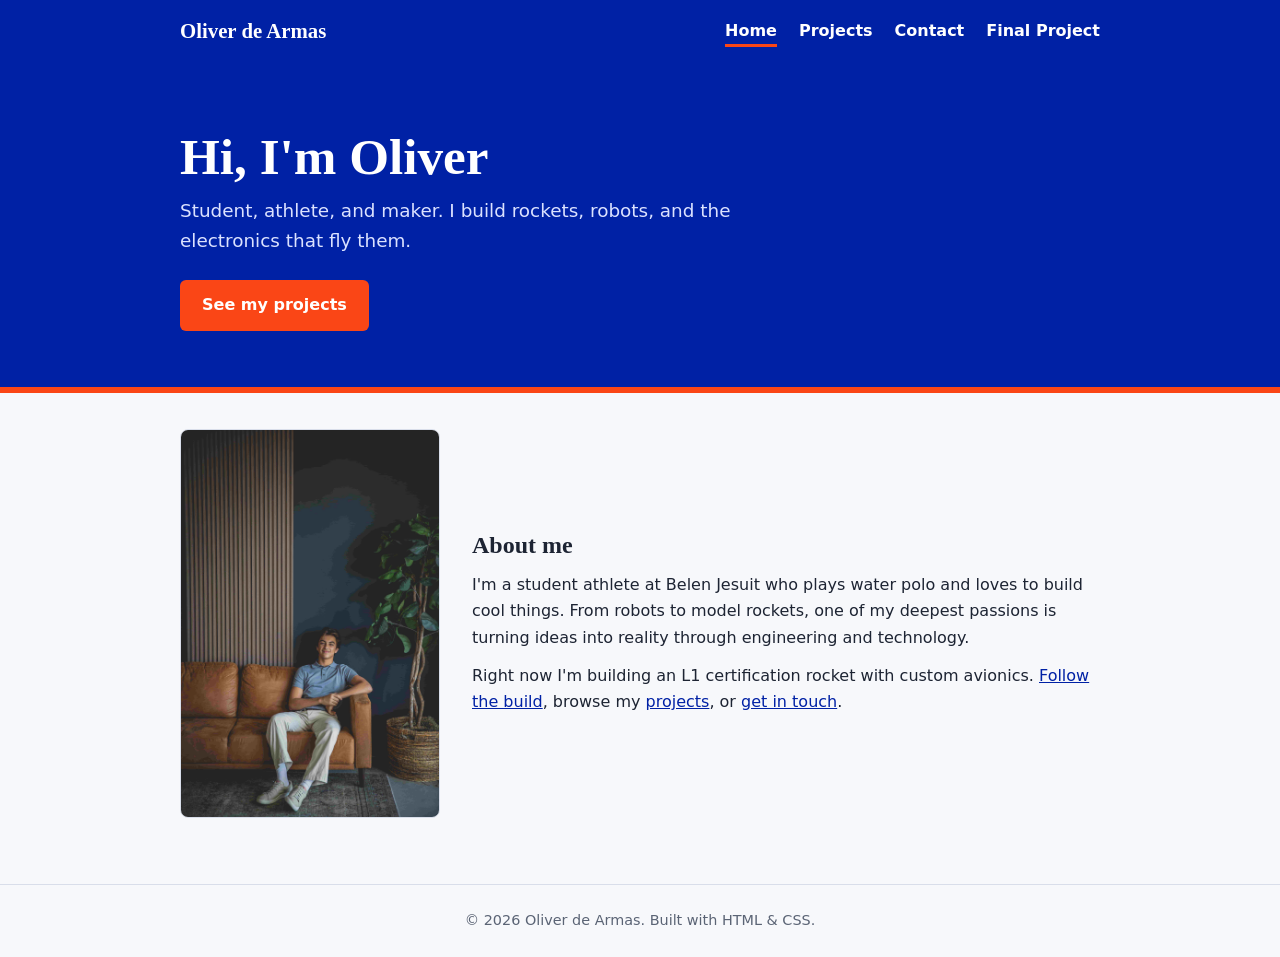
<file: index.html>
<!DOCTYPE html>
<html lang="en">
<head>
<meta charset="UTF-8">
<meta name="viewport" content="width=device-width, initial-scale=1.0">
<title>Home | Oliver de Armas</title>
<link rel="stylesheet" href="css/style.css">
</head>
<body>
<header class="site-header"><div class="container">
<a href="index.html" class="site-title">Oliver de Armas</a>
<button class="menu-toggle" aria-label="Toggle menu"><span></span><span></span><span></span></button>
<ul class="nav-menu">
<li><a href="index.html" class="active">Home</a></li>
<li><a href="projects.html">Projects</a></li>
<li><a href="contact.html">Contact</a></li>
<li><a href="finalproject.html">Final Project</a></li>
</ul>
</div></header>
<main>
<section class="hero"><div class="container">
<h1>Hi, I'm Oliver</h1>
<p>Student, athlete, and maker. I build rockets, robots, and the electronics that fly them.</p>
<a href="projects.html" class="button">See my projects</a>
</div></section>
<section><div class="container about">
<img src="assets/images/home/profggile.jpg" alt="Photo of Oliver de Armas">
<div>
<h2>About me</h2>
<p>I'm a student athlete at Belen Jesuit who plays water polo and loves to build cool things. From robots to model rockets, one of my deepest passions is turning ideas into reality through engineering and technology.</p>
<p>Right now I'm building an L1 certification rocket with custom avionics. <a href="finalproject.html">Follow the build</a>, browse my <a href="projects.html">projects</a>, or <a href="contact.html">get in touch</a>.</p>
</div>
</div></section>
</main>
<footer class="site-footer"><div class="container"><p>&copy; 2026 Oliver de Armas. Built with HTML &amp; CSS.</p></div></footer>
<script src="js/script.js"></script>
</body>
</html>
</file>
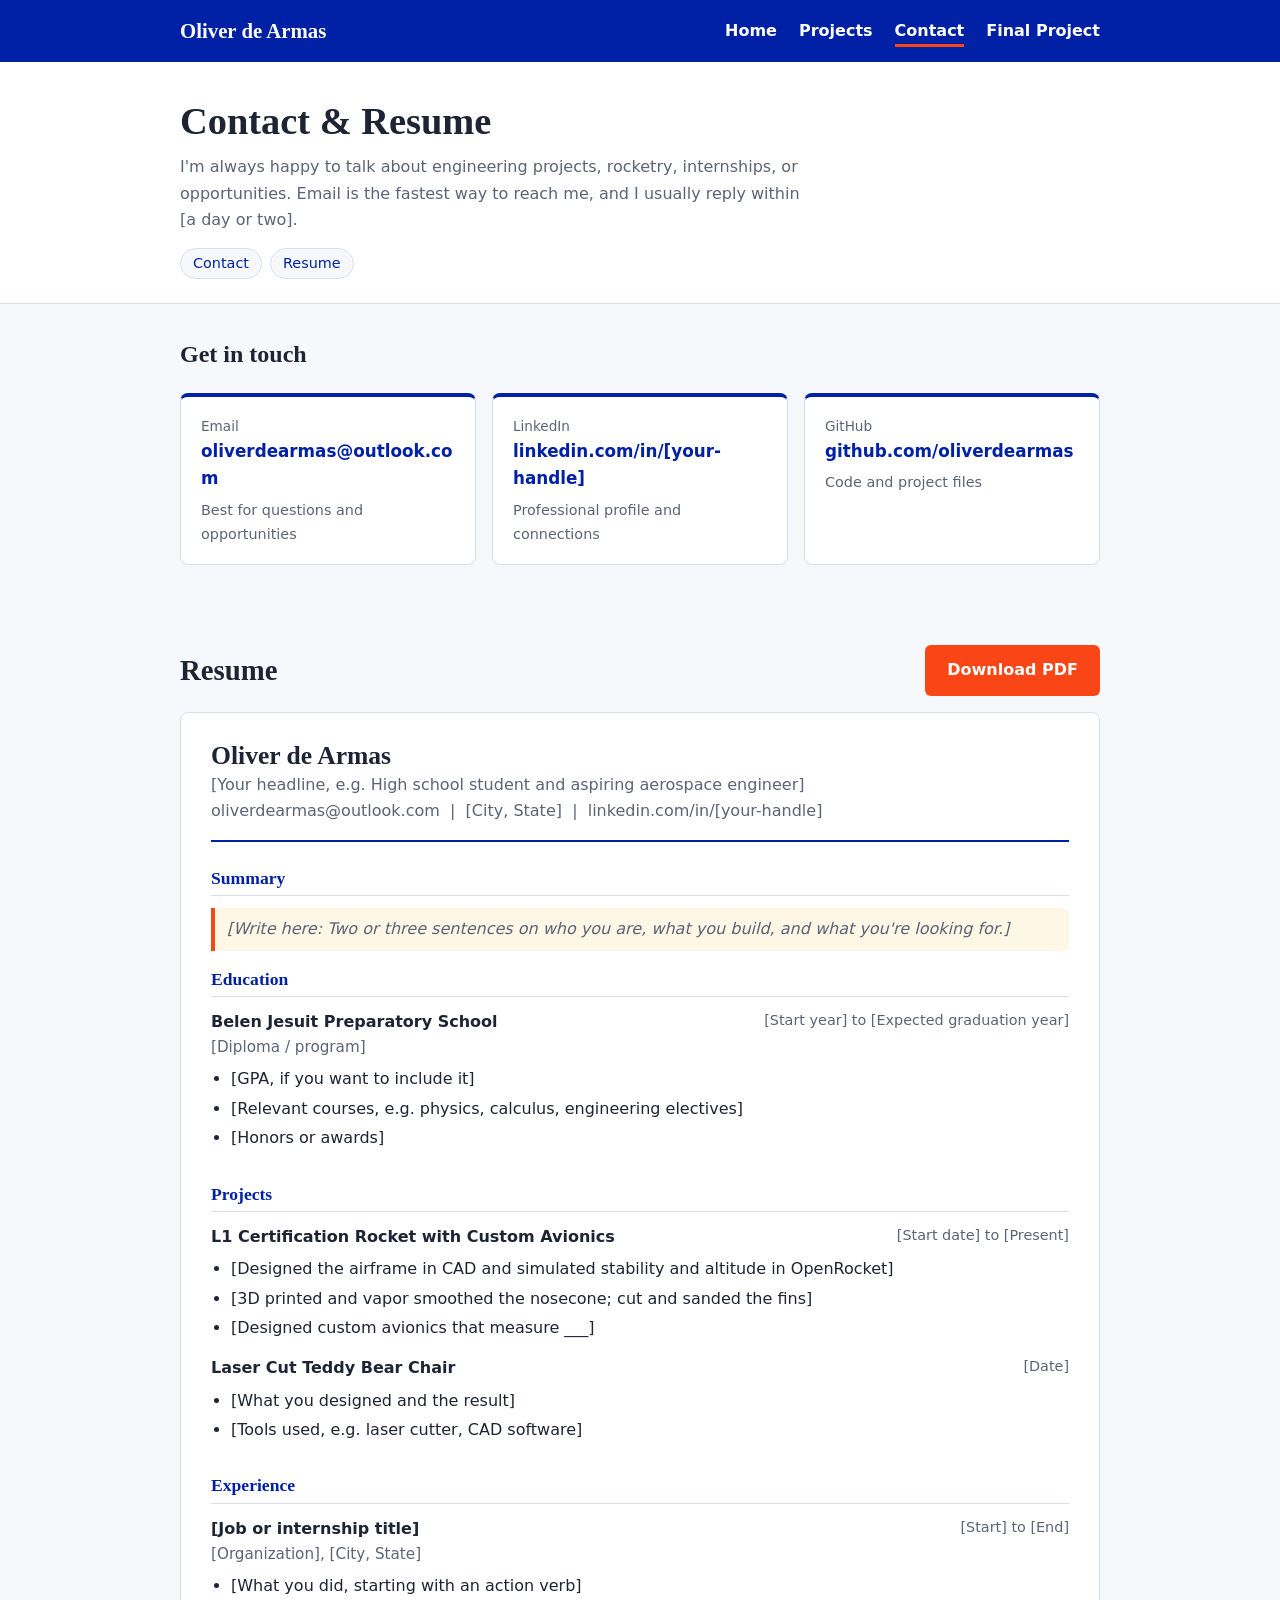
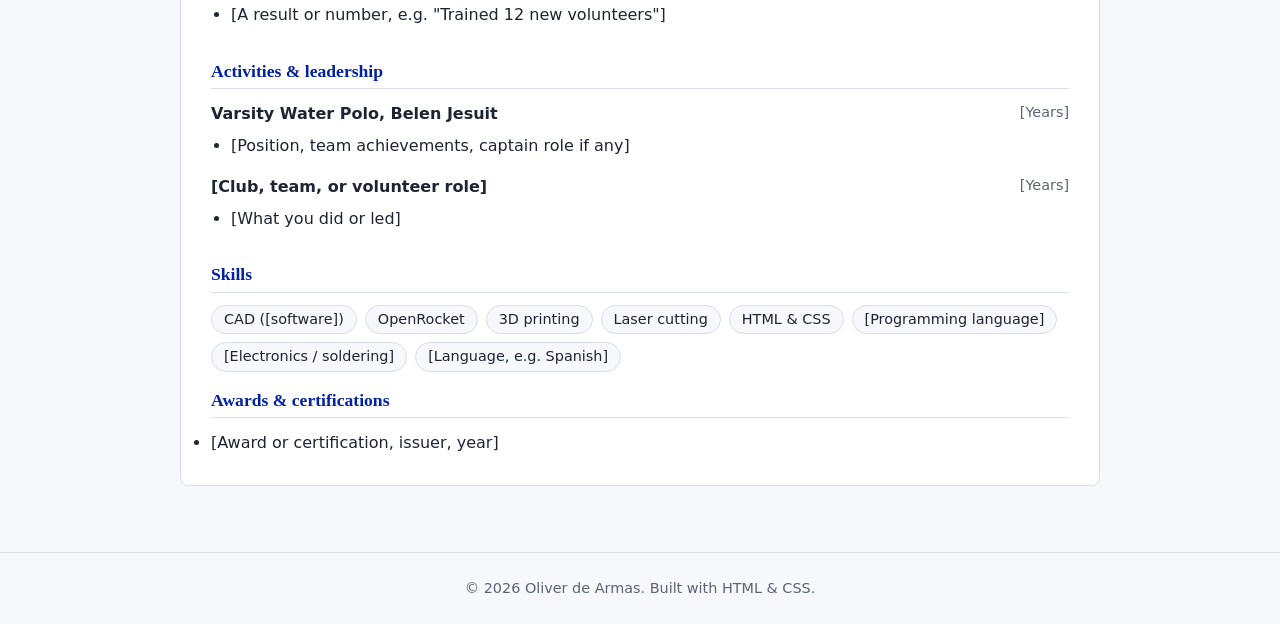
<file: contact.html>
<!DOCTYPE html>
<html lang="en">
<head>
<meta charset="UTF-8">
<meta name="viewport" content="width=device-width, initial-scale=1.0">
<title>Contact &amp; Resume | Oliver de Armas</title>
<meta name="description" content="Contact Oliver de Armas and view his resume.">
<link rel="stylesheet" href="css/style.css">
</head>
<body>
<header class="site-header"><div class="container">
<a href="index.html" class="site-title">Oliver de Armas</a>
<button class="menu-toggle" aria-label="Toggle menu"><span></span><span></span><span></span></button>
<ul class="nav-menu">
<li><a href="index.html">Home</a></li>
<li><a href="projects.html">Projects</a></li>
<li><a href="contact.html" class="active">Contact</a></li>
<li><a href="finalproject.html">Final Project</a></li>
</ul>
</div></header>
<main>

<div class="step-head"><div class="container">
<h1>Contact &amp; Resume</h1>
<p class="contact-intro">I'm always happy to talk about engineering projects, rocketry, internships, or opportunities. Email is the fastest way to reach me, and I usually reply within [a day or two].</p>
<div class="toc">
<a href="#contact">Contact</a><a href="#resume">Resume</a>
</div>
</div></div>

<section id="contact"><div class="container">
<h2>Get in touch</h2>
<div class="contact-cards">
<a class="contact-card" href="mailto:oliverdearmas@outlook.com?subject=Hello%20Oliver">
<small>Email</small>
<strong>oliverdearmas@outlook.com</strong>
<span>Best for questions and opportunities</span>
</a>
<a class="contact-card" href="https://www.linkedin.com/in/your-linkedin-handle" target="_blank" rel="noopener">
<small>LinkedIn</small>
<strong>linkedin.com/in/[your-handle]</strong>
<span>Professional profile and connections</span>
</a>
<a class="contact-card" href="https://github.com/oliverdearmas" target="_blank" rel="noopener">
<small>GitHub</small>
<strong>github.com/oliverdearmas</strong>
<span>Code and project files</span>
</a>
</div>
<!-- Replace your-linkedin-handle in the LinkedIn card with the end of your real profile URL. -->
</div></section>

<section id="resume"><div class="container">
<div class="resume-head">
<h2>Resume</h2>
<a class="button" href="assets/resume/Oliver-de-Armas-Resume.pdf" download>Download PDF</a>
<!-- Save your PDF at assets/resume/Oliver-de-Armas-Resume.pdf so the button works. -->
</div>

<div class="resume">

<div class="resume-top">
<h3>Oliver de Armas</h3>
<p>[Your headline, e.g. High school student and aspiring aerospace engineer]</p>
<p>oliverdearmas@outlook.com &nbsp;|&nbsp; [City, State] &nbsp;|&nbsp; linkedin.com/in/[your-handle]</p>
</div>

<div class="r-section">
<h3>Summary</h3>
<p class="todo-text">[Write here: Two or three sentences on who you are, what you build, and what you're looking for.]</p>
</div>

<div class="r-section">
<h3>Education</h3>
<div class="r-entry">
<div class="r-row"><b>Belen Jesuit Preparatory School</b><span>[Start year] to [Expected graduation year]</span></div>
<p class="r-sub">[Diploma / program]</p>
<ul>
<li>[GPA, if you want to include it]</li>
<li>[Relevant courses, e.g. physics, calculus, engineering electives]</li>
<li>[Honors or awards]</li>
</ul>
</div>
</div>

<div class="r-section">
<h3>Projects</h3>
<div class="r-entry">
<div class="r-row"><b>L1 Certification Rocket with Custom Avionics</b><span>[Start date] to [Present]</span></div>
<ul>
<li>[Designed the airframe in CAD and simulated stability and altitude in OpenRocket]</li>
<li>[3D printed and vapor smoothed the nosecone; cut and sanded the fins]</li>
<li>[Designed custom avionics that measure ___]</li>
</ul>
</div>
<div class="r-entry">
<div class="r-row"><b>Laser Cut Teddy Bear Chair</b><span>[Date]</span></div>
<ul>
<li>[What you designed and the result]</li>
<li>[Tools used, e.g. laser cutter, CAD software]</li>
</ul>
</div>
</div>

<div class="r-section">
<h3>Experience</h3>
<div class="r-entry">
<div class="r-row"><b>[Job or internship title]</b><span>[Start] to [End]</span></div>
<p class="r-sub">[Organization], [City, State]</p>
<ul>
<li>[What you did, starting with an action verb]</li>
<li>[A result or number, e.g. "Trained 12 new volunteers"]</li>
</ul>
</div>
</div>

<div class="r-section">
<h3>Activities &amp; leadership</h3>
<div class="r-entry">
<div class="r-row"><b>Varsity Water Polo, Belen Jesuit</b><span>[Years]</span></div>
<ul>
<li>[Position, team achievements, captain role if any]</li>
</ul>
</div>
<div class="r-entry">
<div class="r-row"><b>[Club, team, or volunteer role]</b><span>[Years]</span></div>
<ul>
<li>[What you did or led]</li>
</ul>
</div>
</div>

<div class="r-section">
<h3>Skills</h3>
<ul class="skill-list">
<li>CAD ([software])</li>
<li>OpenRocket</li>
<li>3D printing</li>
<li>Laser cutting</li>
<li>HTML &amp; CSS</li>
<li>[Programming language]</li>
<li>[Electronics / soldering]</li>
<li>[Language, e.g. Spanish]</li>
</ul>
</div>

<div class="r-section">
<h3>Awards &amp; certifications</h3>
<ul>
<li>[Award or certification, issuer, year]</li>
</ul>
</div>

</div>
</div></section>

</main>
<footer class="site-footer"><div class="container"><p>&copy; 2026 Oliver de Armas. Built with HTML &amp; CSS.</p></div></footer>
<script src="js/script.js"></script>
</body>
</html>
</file>
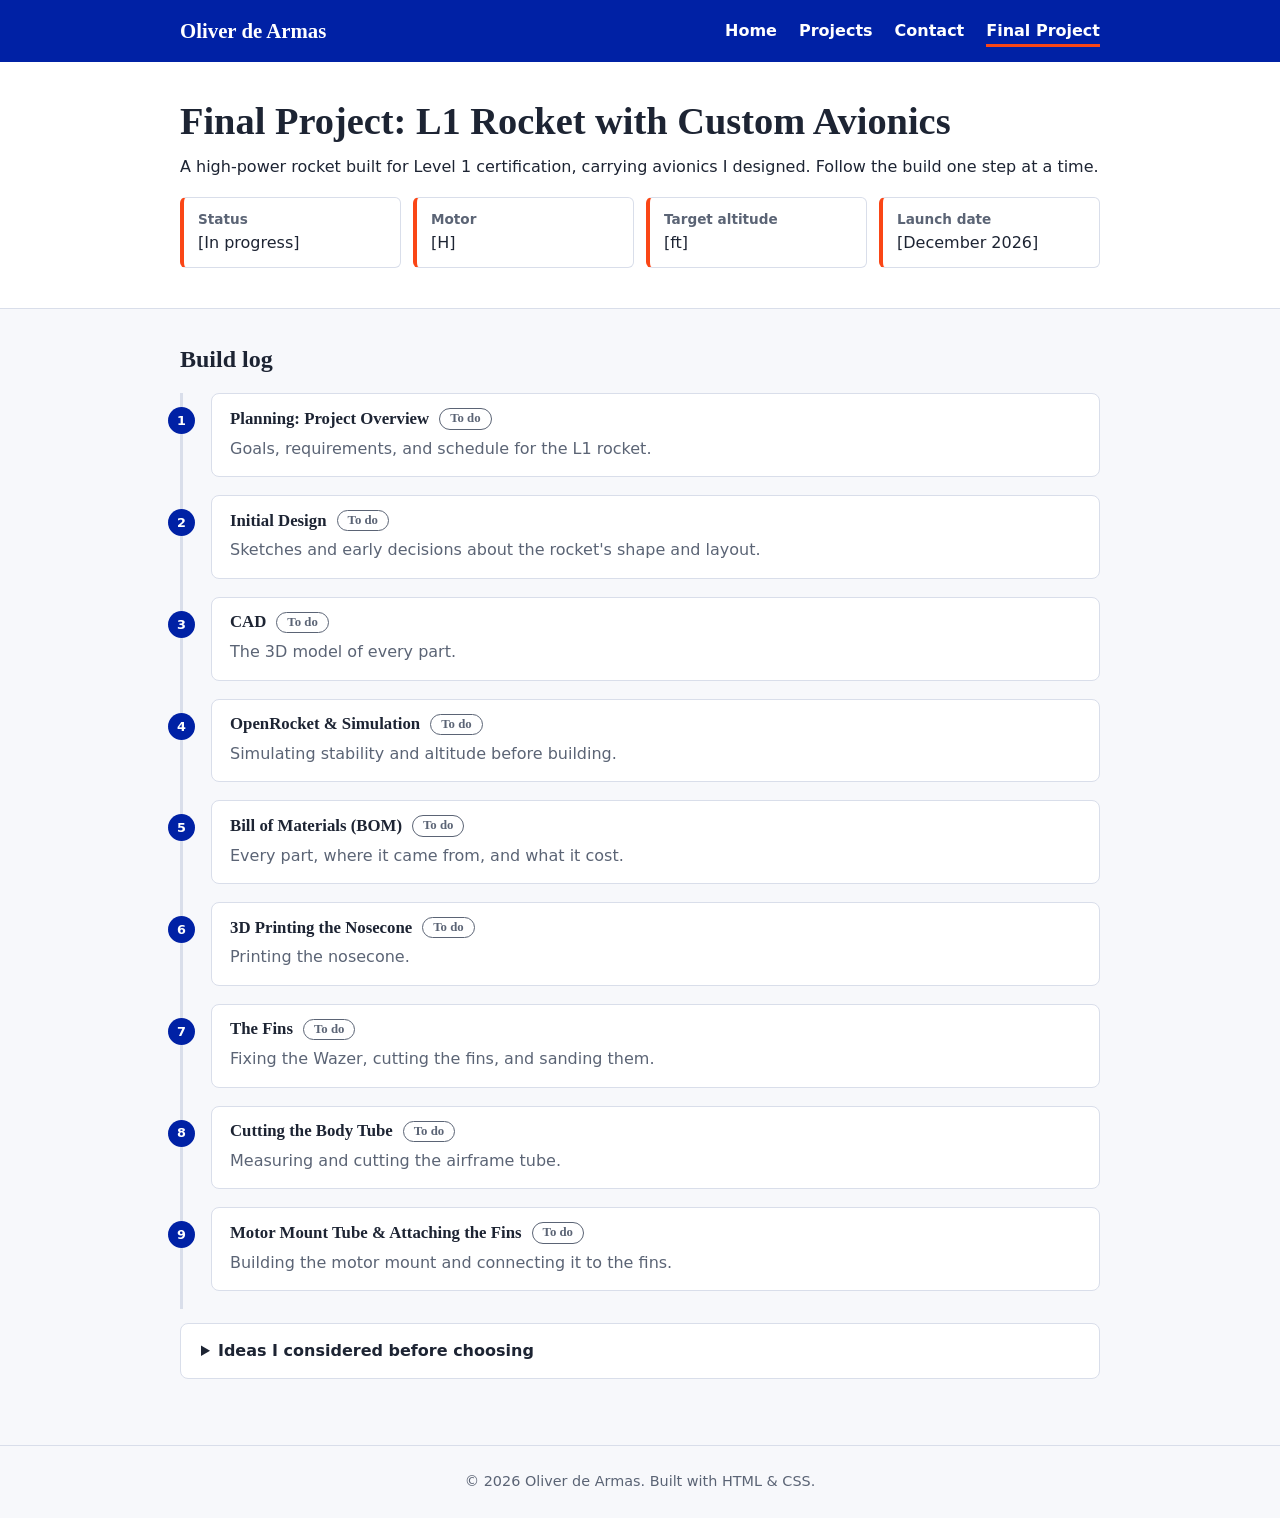
<file: finalproject.html>
<!DOCTYPE html>
<html lang="en">
<head>
<meta charset="UTF-8">
<meta name="viewport" content="width=device-width, initial-scale=1.0">
<title>Final Project | Oliver de Armas</title>
<link rel="stylesheet" href="css/style.css">
</head>
<body>
<header class="site-header"><div class="container">
<a href="index.html" class="site-title">Oliver de Armas</a>
<button class="menu-toggle" aria-label="Toggle menu"><span></span><span></span><span></span></button>
<ul class="nav-menu">
<li><a href="index.html">Home</a></li>
<li><a href="projects.html">Projects</a></li>
<li><a href="contact.html">Contact</a></li>
<li><a href="finalproject.html" class="active">Final Project</a></li>
</ul>
</div></header>
<main>
<div class="step-head"><div class="container">
<h1>Final Project: L1 Rocket with Custom Avionics</h1>
<p>A high-power rocket built for Level 1 certification, carrying avionics I designed. Follow the build one step at a time.</p>
<div class="facts">
<div class="fact"><b>Status</b>[In progress]</div>
<div class="fact"><b>Motor</b>[H]</div>
<div class="fact"><b>Target altitude</b>[ft]</div>
<div class="fact"><b>Launch date</b>[December 2026]</div>
</div>
</div></div>

<section><div class="container">
<h2>Build log</h2>
<!-- When a step changes status, update the pill here AND on that step's page. -->
<ol class="log">
<li data-n="1"><a class="card" href="rocket/01-planning.html"><h3>Planning: Project Overview <span class="pill todo">To do</span></h3><p>Goals, requirements, and schedule for the L1 rocket.</p></a></li>
<li data-n="2"><a class="card" href="rocket/02-initialdesign.html"><h3>Initial Design <span class="pill todo">To do</span></h3><p>Sketches and early decisions about the rocket's shape and layout.</p></a></li>
<li data-n="3"><a class="card" href="rocket/03-cad.html"><h3>CAD <span class="pill todo">To do</span></h3><p>The 3D model of every part.</p></a></li>
<li data-n="4"><a class="card" href="rocket/04-openrocket-sim.html"><h3>OpenRocket &amp; Simulation <span class="pill todo">To do</span></h3><p>Simulating stability and altitude before building.</p></a></li>
<li data-n="5"><a class="card" href="rocket/05-bom.html"><h3>Bill of Materials (BOM) <span class="pill todo">To do</span></h3><p>Every part, where it came from, and what it cost.</p></a></li>
<li data-n="6"><a class="card" href="rocket/06-nosecone.html"><h3>3D Printing the Nosecone <span class="pill todo">To do</span></h3><p>Printing the nosecone.</p></a></li>
<li data-n="7"><a class="card" href="rocket/08-fins.html"><h3>The Fins <span class="pill todo">To do</span></h3><p>Fixing the Wazer, cutting the fins, and sanding them.</p></a></li>
<li data-n="8"><a class="card" href="rocket/09-body-tube.html"><h3>Cutting the Body Tube <span class="pill todo">To do</span></h3><p>Measuring and cutting the airframe tube.</p></a></li>
<li data-n="9"><a class="card" href="rocket/10-motor-mount.html"><h3>Motor Mount Tube &amp; Attaching the Fins <span class="pill todo">To do</span></h3><p>Building the motor mount and connecting it to the fins.</p></a></li>
</ol>

<details>
<summary>Ideas I considered before choosing</summary>

<div class="idea">
<h3>1. Sensor rocket airframe</h3>
<p>Embed sensors into the airframe of the rocket. Use sensors such as foil strain gauges to determine the forces being exerted on the structures of the rocket and be able to experimentally compare different materials for the use case of rocketry. This project could also evolve into making a "digital twin" of the rocket during flight, which essentially uses all of the data collected by the various sensors (IMU, accelerometer, foil gauge sensors) to display the stage of flight and the status of all of the parts of the rocket visually to make launch days go by smoother. I like this project because it combines avionics and structures. The limitations in choosing this project are limited launch dates and inconsistent testing opportunities.</p>
<img src="assets/images/finalproject/rocket_1_sketch.png" alt="Sketch of a rocket airframe with embedded strain gauges and sensors">
</div>

<div class="idea">
<h3>2. Regenerative air braking for electric planes</h3>
<p>Use the motors of the plane and spin them backwards to get some of the electricity lost in braking back for more efficient flight. The inspiration for this project came from my car, which uses regenerative braking in the hybrid system. Adapting the same concept has more limitations during flight than on the ground, but I think this project has a much more clear "real world" application. Using electromagnetic induction to potentially make aircraft more efficient is really cool because it combines the avionics and plane build components with a technology that is relatively new in aviation. <a href="https://ieeexplore.ieee.org/document/9244329">IEEE paper</a></p>
<img src="assets/images/finalproject/regen_plane.png" alt="Sketch of an electric plane with a regenerative braking system">
</div>

<div class="idea">
<h3>3. Thrust vector controlled model rocket</h3>
<p>The final project that I would like to consider is a thrust vector controlled model rocket. This project would implement a gimbaled motor mount and use a control feedback loop to correct any deviations in flight by translating the command to move in a direction into servo output. This project is the most technically demanding on paper because it uses things like avionics, control systems, and building the rocket itself. BPS Space has a cool video on how he did one, which I would draw inspiration from, but it is also worth noting that this project has been done before and isn't novel.</p>
<img src="assets/images/finalproject/tvc_rocket_sketch.png" alt="Sketch of a model rocket with a gimbaled thrust vector control motor mount">
</div>

</details>
</div></section>
</main>
<footer class="site-footer"><div class="container"><p>&copy; 2026 Oliver de Armas. Built with HTML &amp; CSS.</p></div></footer>
<script src="js/script.js"></script>
</body>
</html>
</file>
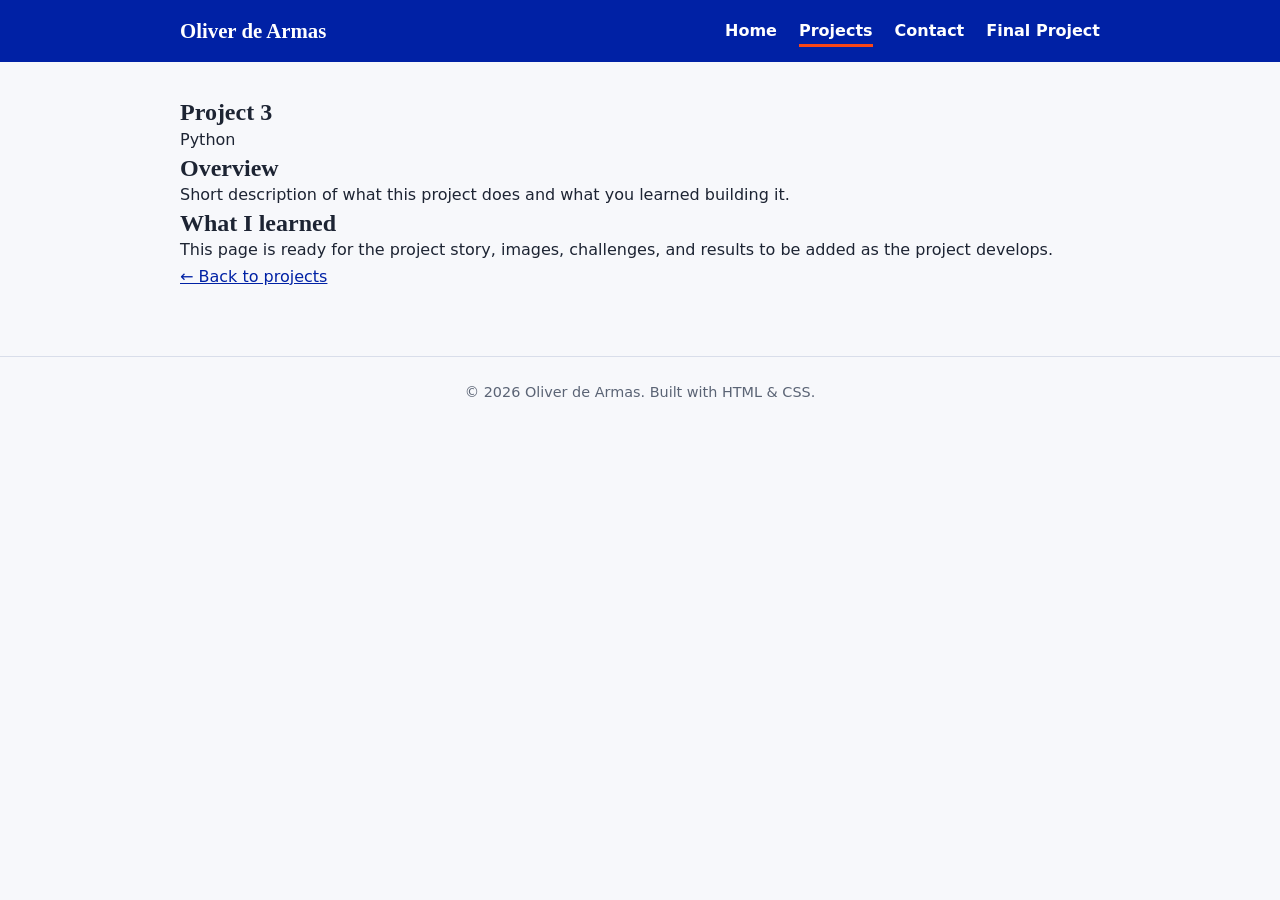
<file: project-3.html>
<!DOCTYPE html>
<html lang="en">
<head>
  <meta charset="UTF-8">
  <meta name="viewport" content="width=device-width, initial-scale=1.0">
  <title>Project 3 — Oliver de Armas</title>
  <link rel="stylesheet" href="css/style.css">
</head>
<body>

  <header class="site-header">
    <div class="container">
      <a href="index.html" class="site-title">Oliver de Armas</a>
      <button class="menu-toggle" aria-label="Toggle menu">
        <span></span>
        <span></span>
        <span></span>
      </button>
      <ul class="nav-menu">
        <li><a href="index.html">Home</a></li>
        <li><a href="projects.html" class="active">Projects</a></li>
        <li><a href="contact.html">Contact</a></li>
        <li><a href="finalproject.html">Final Project</a></li>
      </ul>
    </div>
  </header>

  <main>
    <section>
      <div class="container project-detail">
        <h1>Project 3</h1>
        <p class="tags">Python</p>
        <h2>Overview</h2>
        <p>Short description of what this project does and what you learned building it.</p>
        <h2>What I learned</h2>
        <p>This page is ready for the project story, images, challenges, and results to be added as the project develops.</p>
        <a class="back-link" href="projects.html">&larr; Back to projects</a>
      </div>
    </section>
  </main>

  <footer class="site-footer">
    <div class="container">
      <p>&copy; 2026 Oliver de Armas. Built with HTML &amp; CSS.</p>
    </div>
  </footer>

  <script src="js/script.js"></script>
</body>
</html>
</file>
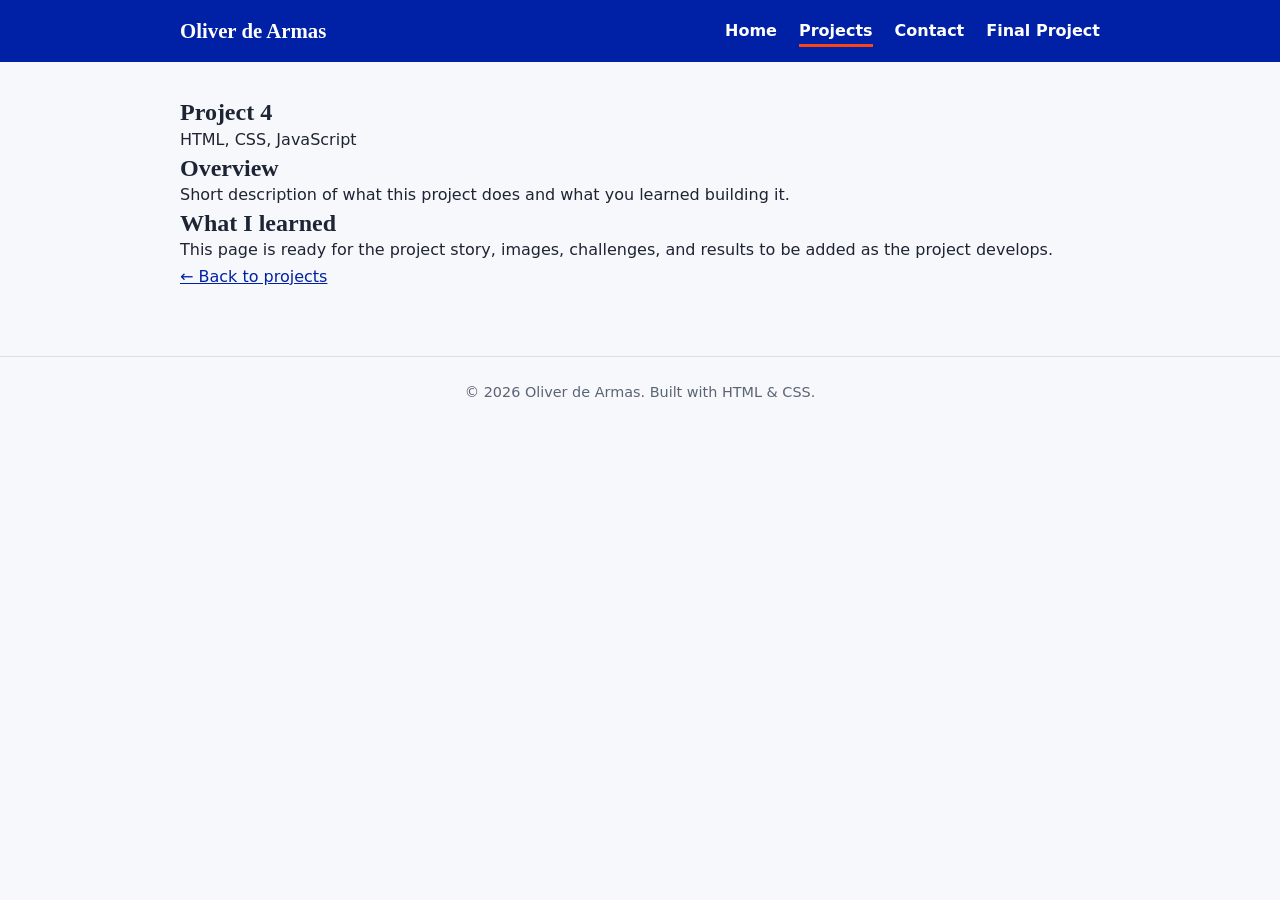
<file: project-4.html>
<!DOCTYPE html>
<html lang="en">
<head>
  <meta charset="UTF-8">
  <meta name="viewport" content="width=device-width, initial-scale=1.0">
  <title>Project 4 — Oliver de Armas</title>
  <link rel="stylesheet" href="css/style.css">
</head>
<body>

  <header class="site-header">
    <div class="container">
      <a href="index.html" class="site-title">Oliver de Armas</a>
      <button class="menu-toggle" aria-label="Toggle menu">
        <span></span>
        <span></span>
        <span></span>
      </button>
      <ul class="nav-menu">
        <li><a href="index.html">Home</a></li>
        <li><a href="projects.html" class="active">Projects</a></li>
        <li><a href="contact.html">Contact</a></li>
        <li><a href="finalproject.html">Final Project</a></li>
      </ul>
    </div>
  </header>

  <main>
    <section>
      <div class="container project-detail">
        <h1>Project 4</h1>
        <p class="tags">HTML, CSS, JavaScript</p>
        <h2>Overview</h2>
        <p>Short description of what this project does and what you learned building it.</p>
        <h2>What I learned</h2>
        <p>This page is ready for the project story, images, challenges, and results to be added as the project develops.</p>
        <a class="back-link" href="projects.html">&larr; Back to projects</a>
      </div>
    </section>
  </main>

  <footer class="site-footer">
    <div class="container">
      <p>&copy; 2026 Oliver de Armas. Built with HTML &amp; CSS.</p>
    </div>
  </footer>

  <script src="js/script.js"></script>
</body>
</html>
</file>
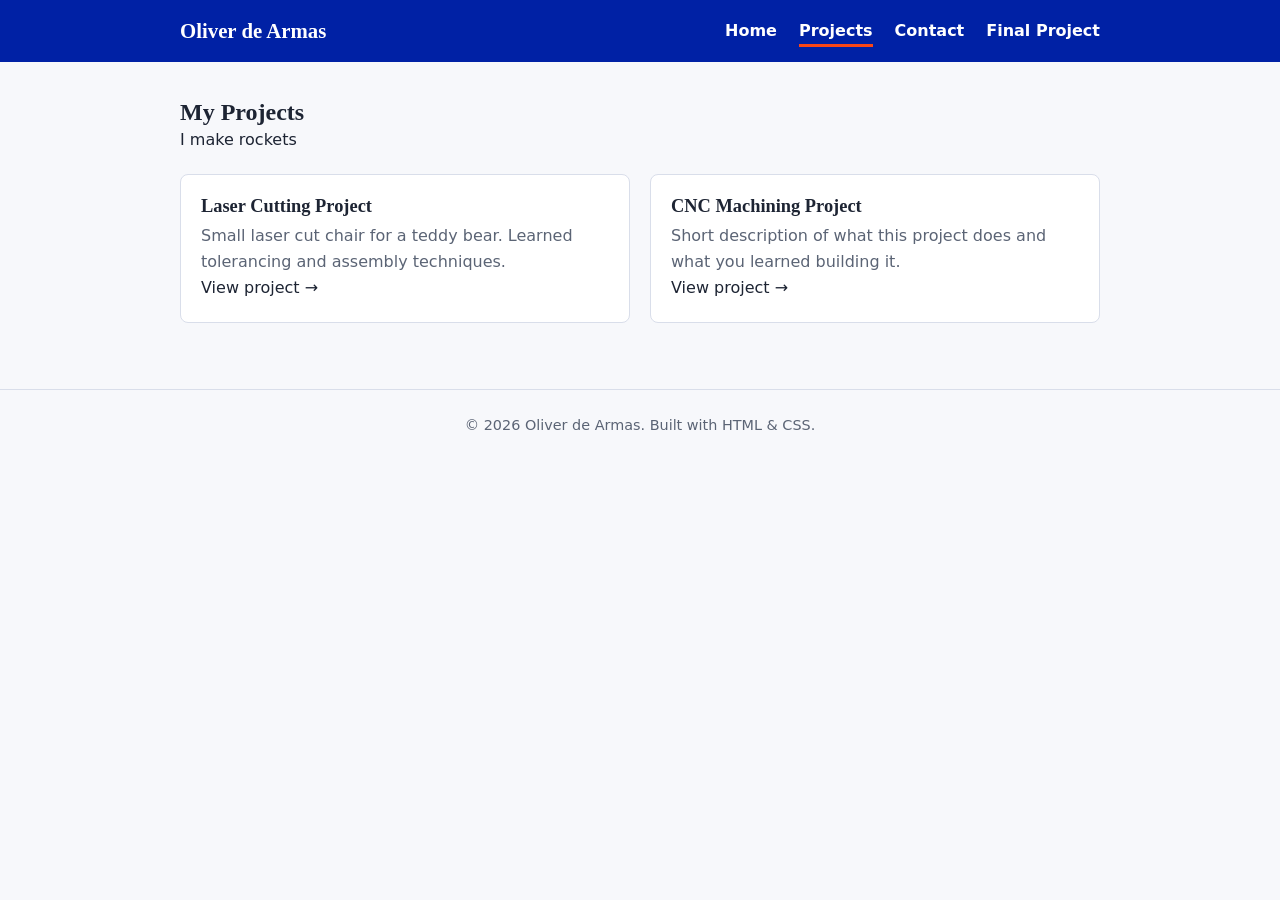
<file: projects.html>
<!DOCTYPE html>
<html lang="en">
<head>
  <meta charset="UTF-8">
  <meta name="viewport" content="width=device-width, initial-scale=1.0">
  <title>Projects — Oliver de Armas</title>
  <link rel="stylesheet" href="css/style.css">
</head>
<body>

  <header class="site-header">
    <div class="container">
      <a href="index.html" class="site-title">Oliver de Armas</a>
      <button class="menu-toggle" aria-label="Toggle menu">
        <span></span>
        <span></span>
        <span></span>
      </button>
      <ul class="nav-menu">
        <li><a href="index.html">Home</a></li>
        <li><a href="projects.html" class="active">Projects</a></li>
        <li><a href="contact.html">Contact</a></li>
        <li><a href="finalproject.html">Final Project</a></li>
      </ul>
    </div>
  </header>

  <main>
    <section>
      <div class="container">
        <h1>My Projects</h1>
        <p>I make rockets</p>

        <div class="card-grid">

          <a class="card card-link" href="lasercut.html">
            <h3>Laser Cutting Project</h3>
            <p>Small laser cut chair for a teddy bear. Learned tolerancing and assembly techniques.</p>
            <span class="card-action">View project &rarr;</span>
          </a>
          <a class="card card-link" href="cnc.html">
            <h3>CNC Machining Project</h3>
            <p>Short description of what this project does and what you learned building it.</p>
            <span class="card-action">View project &rarr;</span>
          </a>
          <!--
          <a class="card card-link" href="project-2.html">
            <h3>Project 2</h3>
            <p>Short description of what this project does and what you learned building it.</p>
            <p class="tags">HTML · CSS</p>
            <span class="card-action">View project &rarr;</span>
          </a>

          <a class="card card-link" href="project-3.html">
            <h3>Project 3</h3>
            <p>Short description of what this project does and what you learned building it.</p>
            <p class="tags">Python</p>
            <span class="card-action">View project &rarr;</span>
          </a>

          <a class="card card-link" href="project-4.html">
            <h3>Project 4</h3>
            <p>Short description of what this project does and what you learned building it.</p>
            <p class="tags">HTML · CSS · JavaScript</p>
            <span class="card-action">View project &rarr;</span>
          </a>
        -->

        </div>
      </div>
    </section>
  </main>

  <footer class="site-footer">
    <div class="container">
      <p>&copy; 2026 Oliver de Armas. Built with HTML &amp; CSS.</p>
    </div>
  </footer>

  <script src="js/script.js"></script>
</body>
</html>
</file>
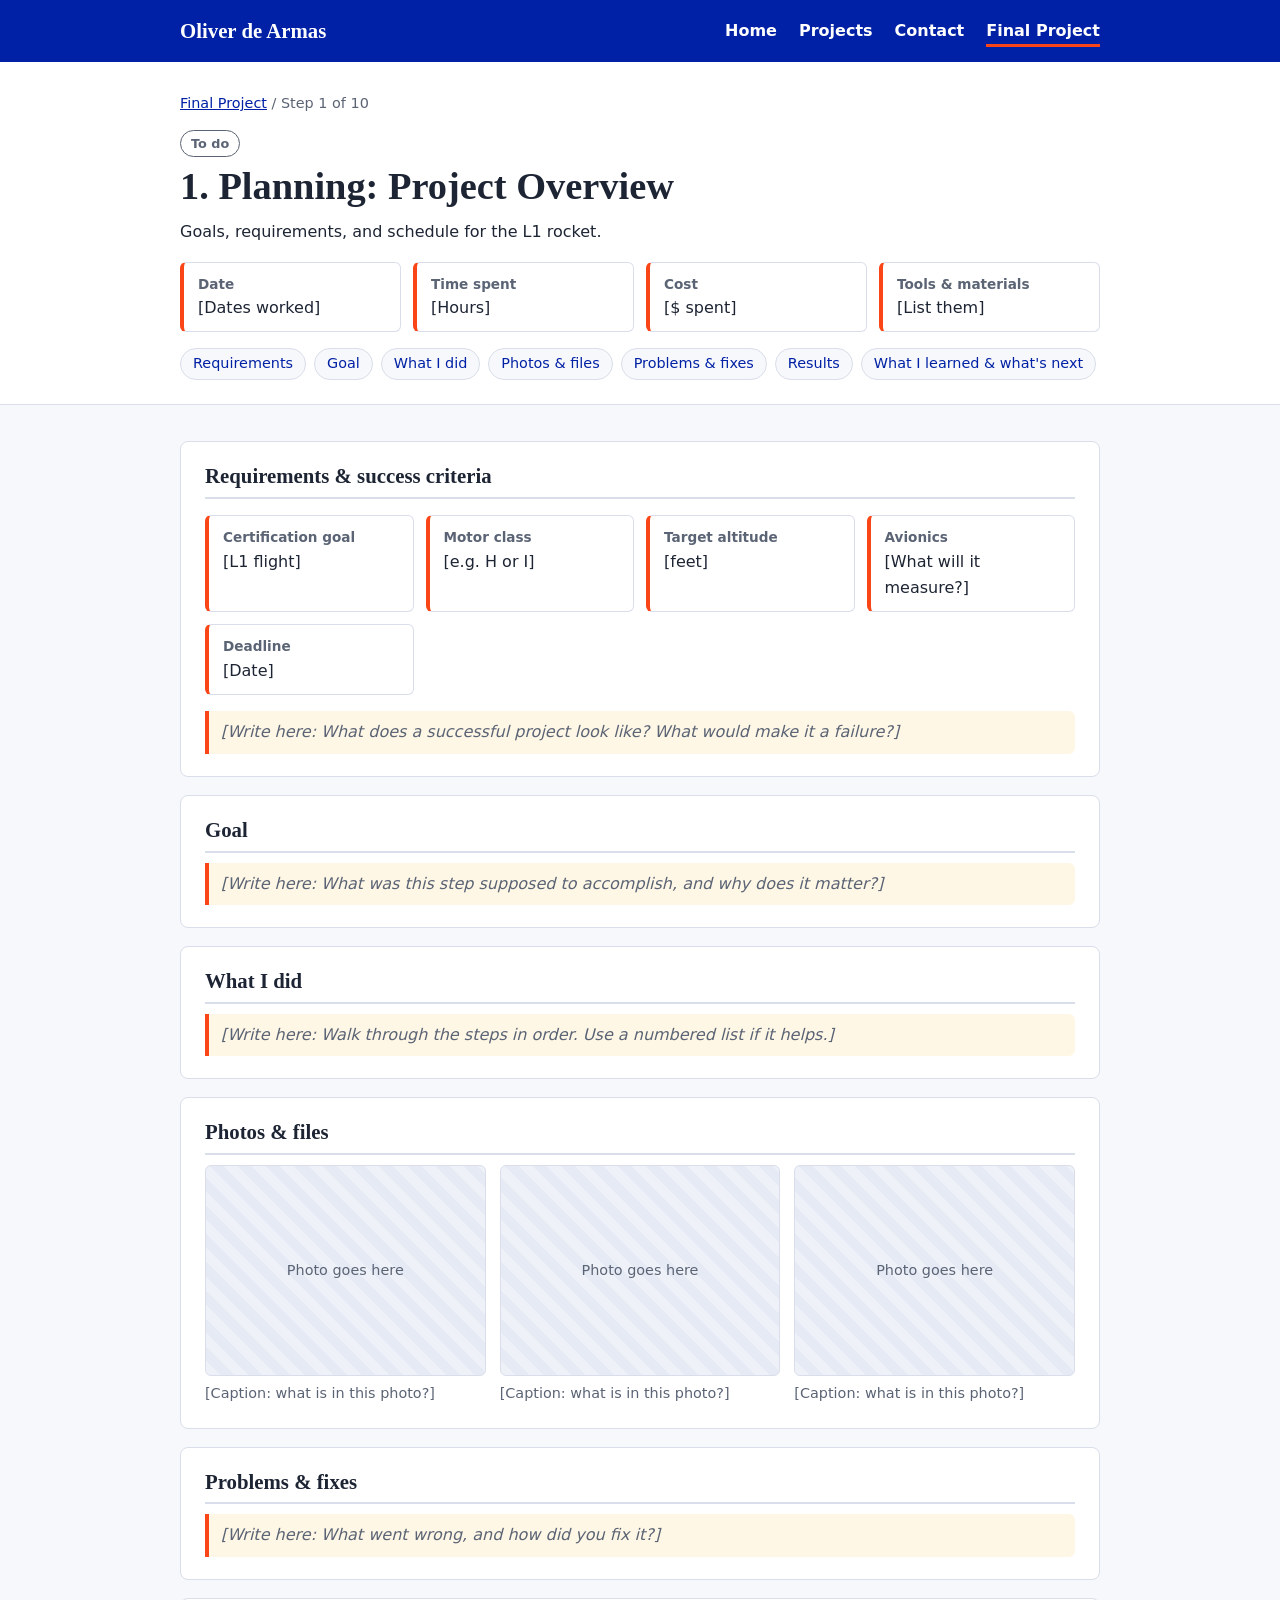
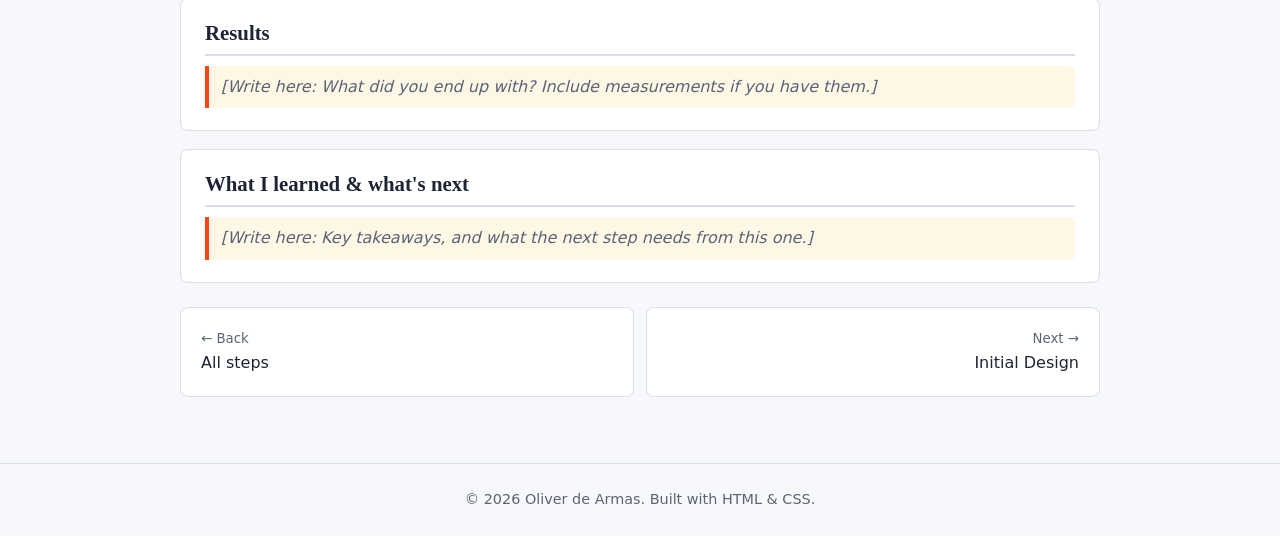
<file: rocket/01-planning.html>
<!DOCTYPE html>
<html lang="en">
<head>
<meta charset="UTF-8">
<meta name="viewport" content="width=device-width, initial-scale=1.0">
<title>Step 1: Planning: Project Overview | Oliver de Armas</title>
<link rel="stylesheet" href="../css/style.css">
</head>
<body>
<header class="site-header"><div class="container">
<a href="../index.html" class="site-title">Oliver de Armas</a>
<button class="menu-toggle" aria-label="Toggle menu"><span></span><span></span><span></span></button>
<ul class="nav-menu">
<li><a href="../index.html">Home</a></li>
<li><a href="../projects.html">Projects</a></li>
<li><a href="../contact.html">Contact</a></li>
<li><a href="../finalproject.html" class="active">Final Project</a></li>
</ul>
</div></header>
<main>
<div class="step-head"><div class="container">
<p class="crumbs"><a href="../finalproject.html">Final Project</a> / Step 1 of 10</p>
<span class="pill todo">To do</span> <!-- Change to: <span class="pill wip">In progress</span> or <span class="pill done">Done</span> -->
<h1>1. Planning: Project Overview</h1>
<p>Goals, requirements, and schedule for the L1 rocket.</p>
<div class="facts">
<div class="fact"><b>Date</b>[Dates worked]</div>
<div class="fact"><b>Time spent</b>[Hours]</div>
<div class="fact"><b>Cost</b>[$ spent]</div>
<div class="fact"><b>Tools &amp; materials</b>[List them]</div>
</div>
<div class="toc">
<a href="#requirements">Requirements</a><a href="#goal">Goal</a><a href="#process">What I did</a><a href="#photos">Photos &amp; files</a><a href="#problems">Problems &amp; fixes</a><a href="#results">Results</a><a href="#learned">What I learned &amp; what's next</a>
</div>
</div></div>

<section><div class="container">

<div class="block" id="requirements"><h2>Requirements &amp; success criteria</h2>
<div class="facts">
<div class="fact"><b>Certification goal</b>[L1 flight]</div>
<div class="fact"><b>Motor class</b>[e.g. H or I]</div>
<div class="fact"><b>Target altitude</b>[feet]</div>
<div class="fact"><b>Avionics</b>[What will it measure?]</div>
<div class="fact"><b>Deadline</b>[Date]</div>
</div>
<p class="todo-text">[Write here: What does a successful project look like? What would make it a failure?]</p></div>

<div class="block" id="goal"><h2>Goal</h2>
<p class="todo-text">[Write here: What was this step supposed to accomplish, and why does it matter?]</p></div>

<div class="block" id="process"><h2>What I did</h2>
<p class="todo-text">[Write here: Walk through the steps in order. Use a numbered list if it helps.]</p></div>

<div class="block" id="photos"><h2>Photos &amp; files</h2>
<div class="photos">
<figure><div class="ph">Photo goes here</div><figcaption>[Caption: what is in this photo?]</figcaption></figure>
<figure><div class="ph">Photo goes here</div><figcaption>[Caption: what is in this photo?]</figcaption></figure>
<figure><div class="ph">Photo goes here</div><figcaption>[Caption: what is in this photo?]</figcaption></figure>
</div>
<!-- To add a photo: save it in assets/images/rocket/ then replace the gray box with:
<img src="../assets/images/rocket/your-photo.jpg" alt="Describe the photo"> -->
</div>

<div class="block" id="problems"><h2>Problems &amp; fixes</h2>
<p class="todo-text">[Write here: What went wrong, and how did you fix it?]</p></div>

<div class="block" id="results"><h2>Results</h2>
<p class="todo-text">[Write here: What did you end up with? Include measurements if you have them.]</p></div>

<div class="block" id="learned"><h2>What I learned &amp; what's next</h2>
<p class="todo-text">[Write here: Key takeaways, and what the next step needs from this one.]</p></div>

<nav class="pager" aria-label="Step navigation">
<a class="card" href="../finalproject.html"><small>&larr; Back</small>All steps</a>
<a class="card next" href="02-initialdesign.html"><small>Next &rarr;</small>Initial Design</a>
</nav>

</div></section>
</main>
<footer class="site-footer"><div class="container"><p>&copy; 2026 Oliver de Armas. Built with HTML &amp; CSS.</p></div></footer>
<script src="../js/script.js"></script>
</body>
</html>
</file>
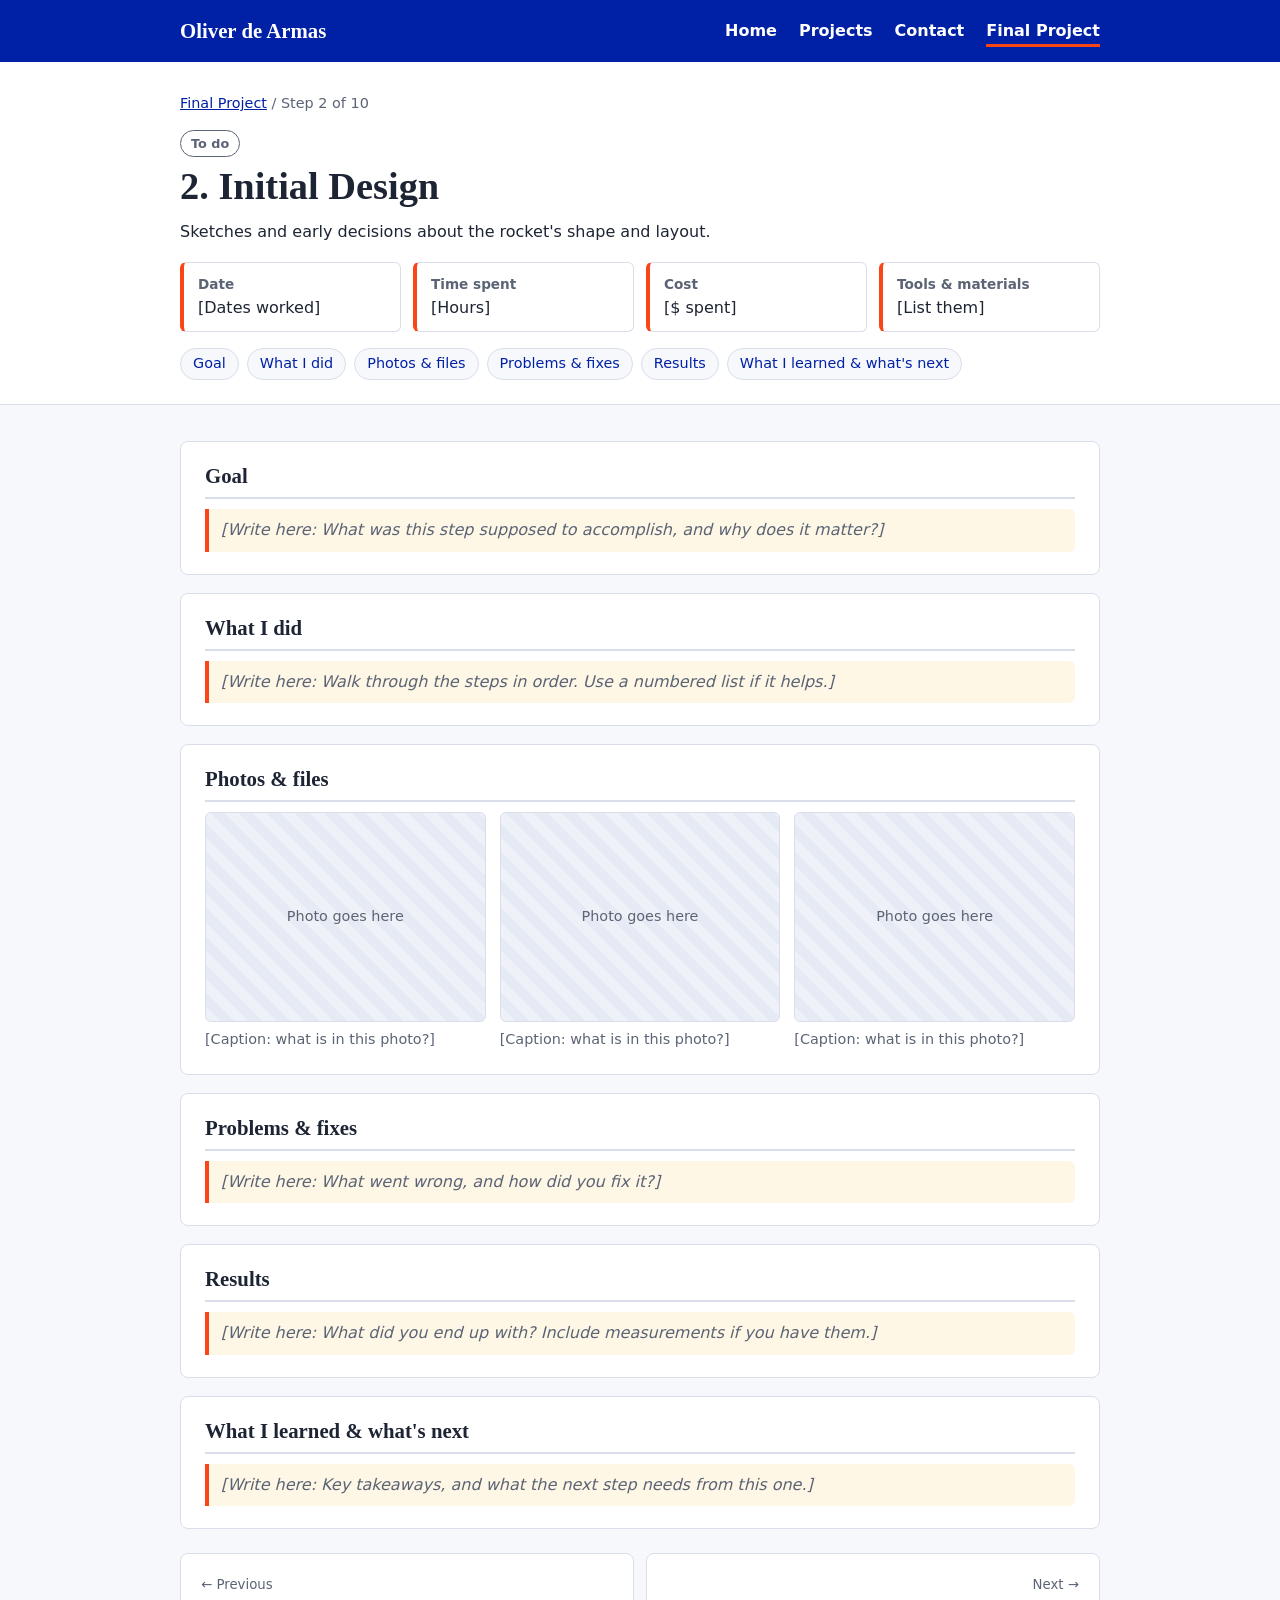
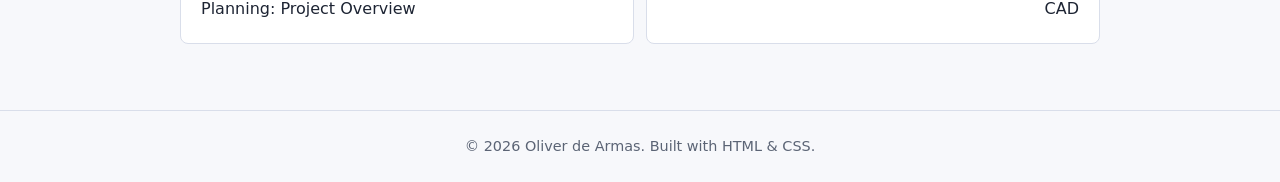
<file: rocket/02-initialdesign.html>
<!DOCTYPE html>
<html lang="en">
<head>
<meta charset="UTF-8">
<meta name="viewport" content="width=device-width, initial-scale=1.0">
<title>Step 2: Initial Design | Oliver de Armas</title>
<link rel="stylesheet" href="../css/style.css">
</head>
<body>
<header class="site-header"><div class="container">
<a href="../index.html" class="site-title">Oliver de Armas</a>
<button class="menu-toggle" aria-label="Toggle menu"><span></span><span></span><span></span></button>
<ul class="nav-menu">
<li><a href="../index.html">Home</a></li>
<li><a href="../projects.html">Projects</a></li>
<li><a href="../contact.html">Contact</a></li>
<li><a href="../finalproject.html" class="active">Final Project</a></li>
</ul>
</div></header>
<main>
<div class="step-head"><div class="container">
<p class="crumbs"><a href="../finalproject.html">Final Project</a> / Step 2 of 10</p>
<span class="pill todo">To do</span> <!-- Change to: <span class="pill wip">In progress</span> or <span class="pill done">Done</span> -->
<h1>2. Initial Design</h1>
<p>Sketches and early decisions about the rocket's shape and layout.</p>
<div class="facts">
<div class="fact"><b>Date</b>[Dates worked]</div>
<div class="fact"><b>Time spent</b>[Hours]</div>
<div class="fact"><b>Cost</b>[$ spent]</div>
<div class="fact"><b>Tools &amp; materials</b>[List them]</div>
</div>
<div class="toc">
<a href="#goal">Goal</a><a href="#process">What I did</a><a href="#photos">Photos &amp; files</a><a href="#problems">Problems &amp; fixes</a><a href="#results">Results</a><a href="#learned">What I learned &amp; what's next</a>
</div>
</div></div>

<section><div class="container">

<div class="block" id="goal"><h2>Goal</h2>
<p class="todo-text">[Write here: What was this step supposed to accomplish, and why does it matter?]</p></div>

<div class="block" id="process"><h2>What I did</h2>
<p class="todo-text">[Write here: Walk through the steps in order. Use a numbered list if it helps.]</p></div>

<div class="block" id="photos"><h2>Photos &amp; files</h2>
<div class="photos">
<figure><div class="ph">Photo goes here</div><figcaption>[Caption: what is in this photo?]</figcaption></figure>
<figure><div class="ph">Photo goes here</div><figcaption>[Caption: what is in this photo?]</figcaption></figure>
<figure><div class="ph">Photo goes here</div><figcaption>[Caption: what is in this photo?]</figcaption></figure>
</div>
<!-- To add a photo: save it in assets/images/rocket/ then replace the gray box with:
<img src="../assets/images/rocket/your-photo.jpg" alt="Describe the photo"> -->
</div>

<div class="block" id="problems"><h2>Problems &amp; fixes</h2>
<p class="todo-text">[Write here: What went wrong, and how did you fix it?]</p></div>

<div class="block" id="results"><h2>Results</h2>
<p class="todo-text">[Write here: What did you end up with? Include measurements if you have them.]</p></div>

<div class="block" id="learned"><h2>What I learned &amp; what's next</h2>
<p class="todo-text">[Write here: Key takeaways, and what the next step needs from this one.]</p></div>

<nav class="pager" aria-label="Step navigation">
<a class="card" href="01-planning.html"><small>&larr; Previous</small>Planning: Project Overview</a>
<a class="card next" href="03-cad.html"><small>Next &rarr;</small>CAD</a>
</nav>

</div></section>
</main>
<footer class="site-footer"><div class="container"><p>&copy; 2026 Oliver de Armas. Built with HTML &amp; CSS.</p></div></footer>
<script src="../js/script.js"></script>
</body>
</html>
</file>
<file: css/style.css>
/* STYLE.CSS - every color and spacing value for the site lives here.
   Re-theme the site by editing the variables just below. */
:root{--blue:#0021A5;--orange:#FA4616;--ink:#1d2433;--muted:#5b6475;--paper:#f7f8fb;--line:#d9deea;--white:#fff;--done:#1a7f4b;--wip:#b86e00}
*{margin:0;padding:0;box-sizing:border-box}
html{scroll-behavior:smooth}
body{font-family:system-ui,-apple-system,"Segoe UI",Roboto,Arial,sans-serif;color:var(--ink);background:var(--paper);line-height:1.65}
h1,h2,h3{font-family:Georgia,"Times New Roman",serif;line-height:1.2}
img{max-width:100%;display:block}
a{color:var(--blue)}
a:hover{color:var(--orange)}
:focus-visible{outline:3px solid var(--orange);outline-offset:2px}
.container{max-width:960px;margin:0 auto;padding:0 20px}
section{padding:36px 0}

/* Header and nav */
.site-header{background:var(--blue);position:sticky;top:0;z-index:10}
.site-header .container{display:flex;align-items:center;justify-content:space-between;padding-top:14px;padding-bottom:14px}
.site-title{font-family:Georgia,serif;font-size:1.3rem;font-weight:bold;color:var(--white);text-decoration:none}
.site-title:hover{color:var(--white)}
.nav-menu{list-style:none;display:flex;gap:22px}
.nav-menu a{color:var(--white);font-weight:600;text-decoration:none;padding:4px 0}
.nav-menu a:hover{color:#ffd0c2}
.nav-menu a.active{border-bottom:3px solid var(--orange)}
.menu-toggle{display:none;flex-direction:column;gap:5px;background:none;border:none;cursor:pointer;padding:4px}
.menu-toggle span{width:26px;height:3px;background:var(--white);display:block}
@media(max-width:700px){
  .menu-toggle{display:flex}
  .nav-menu{display:none;flex-direction:column;gap:0;width:100%;margin-top:10px}
  .nav-menu.open{display:flex}
  .nav-menu li{border-top:1px solid rgba(255,255,255,.25)}
  .nav-menu a{display:block;padding:12px 0}
  .site-header .container{flex-wrap:wrap}
}

/* Homepage */
.hero{background:var(--blue);color:var(--white);padding:64px 0 56px;border-bottom:6px solid var(--orange)}
.hero h1{font-size:clamp(2rem,6vw,3.2rem);margin-bottom:8px}
.hero p{font-size:1.15rem;max-width:560px;margin-bottom:24px;color:#dbe2ff}
.button{display:inline-block;background:var(--orange);color:var(--white);padding:12px 22px;border-radius:6px;font-weight:700;text-decoration:none}
.button:hover{background:var(--white);color:var(--blue)}
.about{display:grid;grid-template-columns:260px 1fr;gap:32px;align-items:center}
.about img{border-radius:8px;border:1px solid var(--line);width:100%}
.about h2{margin-bottom:12px}
.about p+p{margin-top:12px}
@media(max-width:700px){.about{grid-template-columns:1fr}.about img{max-width:260px}}

/* Cards */
.card-grid{display:grid;grid-template-columns:repeat(auto-fit,minmax(260px,1fr));gap:20px;margin-top:20px}
.card{background:var(--white);border:1px solid var(--line);border-radius:8px;padding:20px;display:block;color:var(--ink);text-decoration:none}
a.card:hover{border-color:var(--blue);color:var(--ink)}
.card h3{margin-bottom:6px;font-size:1.15rem}
.card p{color:var(--muted)}
.card .go{display:inline-block;margin-top:12px;color:var(--blue);font-weight:700}

/* Status pills: change the class on a page to todo, wip, or done */
.pill{display:inline-block;font-size:.8rem;font-weight:700;padding:2px 10px;border-radius:99px;border:1px solid currentColor}
.pill.todo{color:var(--muted)}
.pill.wip{color:var(--wip)}
.pill.done{color:var(--done)}

/* Build log on the Final Project page */
.log{list-style:none;margin-top:20px;border-left:3px solid var(--line)}
.log li{position:relative;padding:0 0 18px 28px}
.log li::before{content:attr(data-n);position:absolute;left:-15px;top:14px;width:27px;height:27px;border-radius:50%;background:var(--blue);color:var(--white);font-size:.8rem;font-weight:700;display:grid;place-items:center}
.log .card{padding:14px 18px}
.log .card h3{font-size:1.05rem;display:flex;gap:10px;align-items:center;flex-wrap:wrap}

/* Fact boxes */
.facts{display:grid;grid-template-columns:repeat(auto-fit,minmax(170px,1fr));gap:12px;margin:16px 0}
.fact{background:var(--white);border:1px solid var(--line);border-left:4px solid var(--orange);border-radius:6px;padding:10px 14px}
.fact b{display:block;font-size:.85rem;color:var(--muted)}

/* Step pages */
.crumbs{font-size:.9rem;color:var(--muted);margin-bottom:14px}
.step-head{background:var(--white);border-bottom:1px solid var(--line);padding:30px 0 24px}
.step-head h1{font-size:clamp(1.7rem,4.5vw,2.4rem);margin:6px 0 10px}
.toc{display:flex;flex-wrap:wrap;gap:8px;margin-top:14px}
.toc a{font-size:.9rem;text-decoration:none;border:1px solid var(--line);border-radius:99px;padding:3px 12px;background:var(--paper)}
.block{background:var(--white);border:1px solid var(--line);border-radius:8px;padding:22px 24px;margin-bottom:18px}
.block h2{font-size:1.3rem;margin-bottom:10px;padding-bottom:8px;border-bottom:2px solid var(--line)}
.part-title{font-size:1.6rem;margin:30px 0 14px;color:var(--blue)}
.todo-text{color:var(--muted);font-style:italic;background:#fff7e6;border-left:4px solid var(--orange);padding:8px 12px;border-radius:0 6px 6px 0}
.todo-text+.todo-text{margin-top:8px}
.photos{display:grid;grid-template-columns:repeat(auto-fit,minmax(220px,1fr));gap:14px}
figure img,.ph{width:100%;aspect-ratio:4/3;object-fit:cover;border-radius:6px;border:1px solid var(--line)}
.ph{display:grid;place-items:center;background:repeating-linear-gradient(45deg,#eef1f8,#eef1f8 10px,#e6eaf4 10px,#e6eaf4 20px);color:var(--muted);font-size:.9rem}
figcaption{font-size:.9rem;color:var(--muted);margin-top:6px}
table{width:100%;border-collapse:collapse;font-size:.95rem;display:block;overflow-x:auto}
th,td{border:1px solid var(--line);padding:8px 10px;text-align:left;white-space:nowrap}
th{background:var(--paper)}
.pager{display:flex;justify-content:space-between;gap:12px;margin-top:24px;flex-wrap:wrap}
.pager a{flex:1;min-width:200px}
.pager .next{text-align:right}
.pager small{display:block;color:var(--muted)}

/* Ideas section */
.idea{margin-top:16px}
.idea img{width:min(100%,420px);margin-top:10px;border-radius:6px;border:1px solid var(--line)}
details{background:var(--white);border:1px solid var(--line);border-radius:8px;padding:14px 20px;margin-top:14px}
summary{cursor:pointer;font-weight:700}

/* Contact */
.contact-list{list-style:none;margin-top:16px}
.contact-list li{padding:10px 0;border-bottom:1px solid var(--line)}

/* Footer */
.site-footer{text-align:center;padding:24px 0;border-top:1px solid var(--line);color:var(--muted);font-size:.9rem;margin-top:30px}
@media(prefers-reduced-motion:reduce){html{scroll-behavior:auto}}

/* ---------- Contact page ---------- */
.contact-intro{max-width:620px;margin-top:8px;color:var(--muted)}
.contact-cards{display:grid;grid-template-columns:repeat(auto-fit,minmax(240px,1fr));gap:16px;margin:24px 0 8px}
.contact-card{background:var(--white);border:1px solid var(--line);border-top:4px solid var(--blue);border-radius:8px;padding:18px 20px;display:block;text-decoration:none;color:var(--ink)}
.contact-card:hover{border-top-color:var(--orange);color:var(--ink)}
.contact-card small{display:block;color:var(--muted);font-size:.85rem}
.contact-card strong{display:block;font-size:1.05rem;color:var(--blue);word-break:break-word}
.contact-card span{display:block;margin-top:6px;font-size:.9rem;color:var(--muted)}

/* ---------- Resume ---------- */
.resume-head{display:flex;justify-content:space-between;align-items:center;gap:16px;flex-wrap:wrap;margin-bottom:16px}
.resume-head h2{font-size:1.8rem}
.resume{background:var(--white);border:1px solid var(--line);border-radius:8px;padding:28px 30px}
.resume-top{padding-bottom:16px;margin-bottom:8px;border-bottom:2px solid var(--blue)}
.resume-top h3{font-size:1.6rem}
.resume-top p{color:var(--muted)}
.r-section{padding-top:18px}
.r-section h3{font-size:1.1rem;color:var(--blue);padding-bottom:6px;border-bottom:1px solid var(--line);margin-bottom:12px}
.r-entry{margin-bottom:14px}
.r-row{display:flex;justify-content:space-between;gap:12px;flex-wrap:wrap}
.r-row b{font-size:1rem}
.r-row span{color:var(--muted);font-size:.9rem}
.r-sub{color:var(--muted);font-size:.95rem}
.r-entry ul{margin:6px 0 0 20px}
.r-entry li{margin-bottom:3px}
.skill-list{display:flex;flex-wrap:wrap;gap:8px;list-style:none;margin:0 !important}
.skill-list li{background:var(--paper);border:1px solid var(--line);border-radius:99px;padding:2px 12px;font-size:.9rem;margin:0}
@media print{.site-header,.site-footer,.contact-cards,.resume-head .button,.step-head{display:none}.resume{border:none;padding:0}}
</file>
